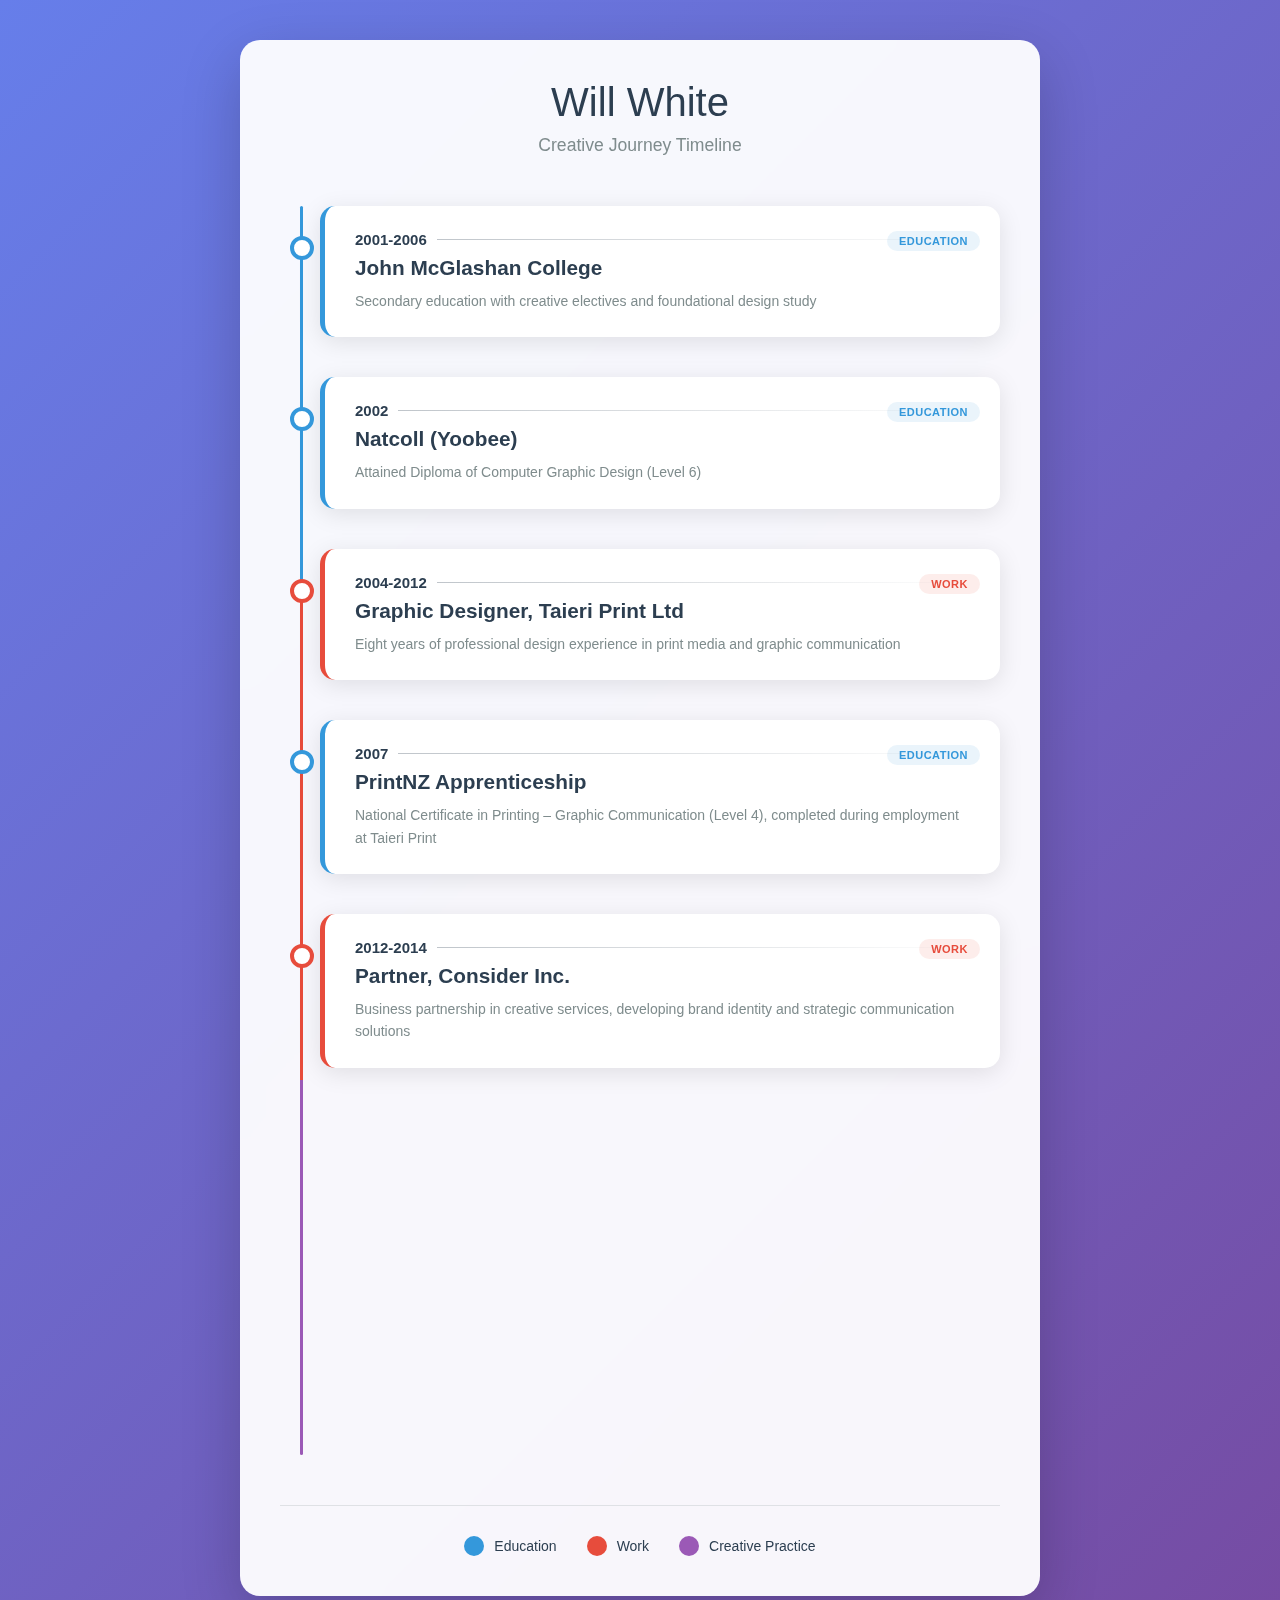
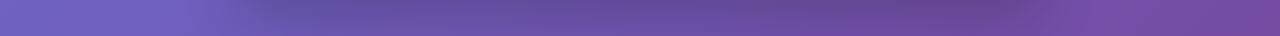
<file: vertical_timeline.html>
<!DOCTYPE html>
<html lang="en">
<head>
    <meta charset="UTF-8">
    <meta name="viewport" content="width=device-width, initial-scale=1.0">
    <title>Will White - Timeline</title>
    <style>
        * {
            margin: 0;
            padding: 0;
            box-sizing: border-box;
        }
        
        body {
            font-family: 'Helvetica Neue', Arial, sans-serif;
            background: linear-gradient(135deg, #667eea 0%, #764ba2 100%);
            min-height: 100vh;
            padding: 40px 20px;
        }
        
        .container {
            max-width: 800px;
            margin: 0 auto;
            background: rgba(255, 255, 255, 0.95);
            border-radius: 20px;
            padding: 40px;
            box-shadow: 0 20px 60px rgba(0, 0, 0, 0.2);
            backdrop-filter: blur(10px);
        }
        
        .header {
            text-align: center;
            margin-bottom: 50px;
        }
        
        .header h1 {
            color: #2c3e50;
            font-size: 2.5em;
            font-weight: 300;
            margin-bottom: 10px;
        }
        
        .header p {
            color: #7f8c8d;
            font-size: 1.1em;
            font-weight: 300;
        }
        
        .timeline-vertical {
            position: relative;
            padding-left: 40px;
        }
        
        .timeline-vertical::before {
            content: '';
            position: absolute;
            left: 20px;
            top: 0;
            bottom: 0;
            width: 3px;
            background: linear-gradient(to bottom, #3498db 0%, #3498db 30%, #e74c3c 30%, #e74c3c 70%, #9b59b6 70%, #9b59b6 100%);
            border-radius: 2px;
        }
        
        .timeline-entry {
            position: relative;
            margin: 0 0 40px 0;
            padding: 25px 30px;
            background: white;
            border-radius: 15px;
            border-left: 5px solid;
            box-shadow: 0 5px 25px rgba(0, 0, 0, 0.1);
            transition: all 0.4s ease;
            opacity: 0;
            transform: translateX(30px);
        }
        
        .timeline-entry.animate {
            opacity: 1;
            transform: translateX(0);
        }
        
        .timeline-entry:hover {
            transform: translateX(10px) translateY(-5px);
            box-shadow: 0 10px 40px rgba(0, 0, 0, 0.15);
        }
        
        .timeline-entry::before {
            content: '';
            position: absolute;
            left: -35px;
            top: 30px;
            width: 16px;
            height: 16px;
            border-radius: 50%;
            background: white;
            border: 4px solid;
            z-index: 2;
            transition: all 0.3s ease;
        }
        
        .timeline-entry:hover::before {
            transform: scale(1.3);
            box-shadow: 0 0 0 8px rgba(255, 255, 255, 0.3);
        }
        
        .timeline-entry.education {
            border-left-color: #3498db;
        }
        .timeline-entry.education::before {
            border-color: #3498db;
        }
        
        .timeline-entry.work {
            border-left-color: #e74c3c;
        }
        .timeline-entry.work::before {
            border-color: #e74c3c;
        }
        
        .timeline-entry.creative {
            border-left-color: #9b59b6;
        }
        .timeline-entry.creative::before {
            border-color: #9b59b6;
        }
        
        .timeline-date {
            font-weight: 700;
            color: #2c3e50;
            font-size: 15px;
            margin-bottom: 8px;
            display: flex;
            align-items: center;
            gap: 10px;
        }
        
        .timeline-date::after {
            content: '';
            flex-grow: 1;
            height: 1px;
            background: linear-gradient(to right, currentColor, transparent);
            opacity: 0.3;
        }
        
        .timeline-title {
            font-weight: 700;
            font-size: 1.3em;
            margin-bottom: 10px;
            color: #2c3e50;
        }
        
        .timeline-desc {
            font-size: 14px;
            color: #7f8c8d;
            line-height: 1.6;
        }
        
        .timeline-category {
            position: absolute;
            top: 25px;
            right: 20px;
            padding: 4px 12px;
            border-radius: 20px;
            font-size: 11px;
            font-weight: 600;
            text-transform: uppercase;
            letter-spacing: 0.5px;
        }
        
        .education .timeline-category {
            background: rgba(52, 152, 219, 0.1);
            color: #3498db;
        }
        
        .work .timeline-category {
            background: rgba(231, 76, 60, 0.1);
            color: #e74c3c;
        }
        
        .creative .timeline-category {
            background: rgba(155, 89, 182, 0.1);
            color: #9b59b6;
        }
        
        .legend {
            display: flex;
            justify-content: center;
            gap: 30px;
            margin-top: 50px;
            padding-top: 30px;
            border-top: 1px solid rgba(127, 140, 141, 0.2);
        }
        
        .legend-item {
            display: flex;
            align-items: center;
            gap: 10px;
            font-size: 14px;
            font-weight: 500;
            color: #2c3e50;
        }
        
        .legend-color {
            width: 20px;
            height: 20px;
            border-radius: 50%;
        }
        
        .legend-color.education { background: #3498db; }
        .legend-color.work { background: #e74c3c; }
        .legend-color.creative { background: #9b59b6; }
        
        /* Responsive */
        @media (max-width: 768px) {
            .container {
                padding: 30px 20px;
                margin: 20px 10px;
            }
            
            .header h1 {
                font-size: 2em;
            }
            
            .timeline-vertical {
                padding-left: 30px;
            }
            
            .timeline-vertical::before {
                left: 15px;
            }
            
            .timeline-entry {
                padding: 20px 25px;
            }
            
            .timeline-entry::before {
                left: -27px;
                width: 12px;
                height: 12px;
                border-width: 3px;
            }
            
            .timeline-category {
                position: static;
                display: inline-block;
                margin-bottom: 10px;
            }
            
            .legend {
                flex-direction: column;
                align-items: center;
                gap: 15px;
            }
        }
        
        @media (max-width: 480px) {
            .timeline-entry {
                padding: 15px 20px;
            }
            
            .timeline-title {
                font-size: 1.1em;
            }
        }
    </style>
</head>
<body>
    <div class="container">
        <div class="header">
            <h1>Will White</h1>
            <p>Creative Journey Timeline</p>
        </div>
        
        <div class="timeline-vertical">
            <div class="timeline-entry education">
                <div class="timeline-category">Education</div>
                <div class="timeline-date">2001-2006</div>
                <div class="timeline-title">John McGlashan College</div>
                <div class="timeline-desc">Secondary education with creative electives and foundational design study</div>
            </div>
            
            <div class="timeline-entry education">
                <div class="timeline-category">Education</div>
                <div class="timeline-date">2002</div>
                <div class="timeline-title">Natcoll (Yoobee)</div>
                <div class="timeline-desc">Attained Diploma of Computer Graphic Design (Level 6)</div>
            </div>
            
            <div class="timeline-entry work">
                <div class="timeline-category">Work</div>
                <div class="timeline-date">2004-2012</div>
                <div class="timeline-title">Graphic Designer, Taieri Print Ltd</div>
                <div class="timeline-desc">Eight years of professional design experience in print media and graphic communication</div>
            </div>
            
            <div class="timeline-entry education">
                <div class="timeline-category">Education</div>
                <div class="timeline-date">2007</div>
                <div class="timeline-title">PrintNZ Apprenticeship</div>
                <div class="timeline-desc">National Certificate in Printing – Graphic Communication (Level 4), completed during employment at Taieri Print</div>
            </div>
            
            <div class="timeline-entry work">
                <div class="timeline-category">Work</div>
                <div class="timeline-date">2012-2014</div>
                <div class="timeline-title">Partner, Consider Inc.</div>
                <div class="timeline-desc">Business partnership in creative services, developing brand identity and strategic communication solutions</div>
            </div>
            
            <div class="timeline-entry education">
                <div class="timeline-category">Education</div>
                <div class="timeline-date">2015-2017</div>
                <div class="timeline-title">Otago University – Bachelor of Music</div>
                <div class="timeline-desc">Music composition and theory studies (Incomplete)</div>
            </div>
            
            <div class="timeline-entry creative">
                <div class="timeline-category">Creative</div>
                <div class="timeline-date">2018-Present</div>
                <div class="timeline-title">Videographer & Musician – From The Place / Person Will</div>
                <div class="timeline-desc">Multidisciplinary creative practice focused on identity, sound, and message. Visual design, livestream production, stage management, video editing, music composition, and community engagement</div>
            </div>
        </div>
        
        <div class="legend">
            <div class="legend-item">
                <div class="legend-color education"></div>
                <span>Education</span>
            </div>
            <div class="legend-item">
                <div class="legend-color work"></div>
                <span>Work</span>
            </div>
            <div class="legend-item">
                <div class="legend-color creative"></div>
                <span>Creative Practice</span>
            </div>
        </div>
    </div>
    
    <script>
        document.addEventListener('DOMContentLoaded', function() {
            const timelineEntries = document.querySelectorAll('.timeline-entry');
            
            // Intersection Observer for scroll animations
            const observer = new IntersectionObserver((entries) => {
                entries.forEach(entry => {
                    if (entry.isIntersecting) {
                        entry.target.classList.add('animate');
                    }
                });
            }, {
                threshold: 0.1,
                rootMargin: '50px'
            });
            
            // Observe all timeline entries
            timelineEntries.forEach((entry, index) => {
                // Stagger the animation delays
                entry.style.transitionDelay = `${index * 0.1}s`;
                observer.observe(entry);
            });
            
            // Add click interactions
            timelineEntries.forEach(entry => {
                entry.addEventListener('click', function() {
                    // Add a subtle pulse effect on click
                    this.style.transform = 'translateX(10px) translateY(-5px) scale(1.02)';
                    setTimeout(() => {
                        this.style.transform = 'translateX(10px) translateY(-5px) scale(1)';
                    }, 150);
                });
            });
        });
    </script>
</body>
</html>
</file>
